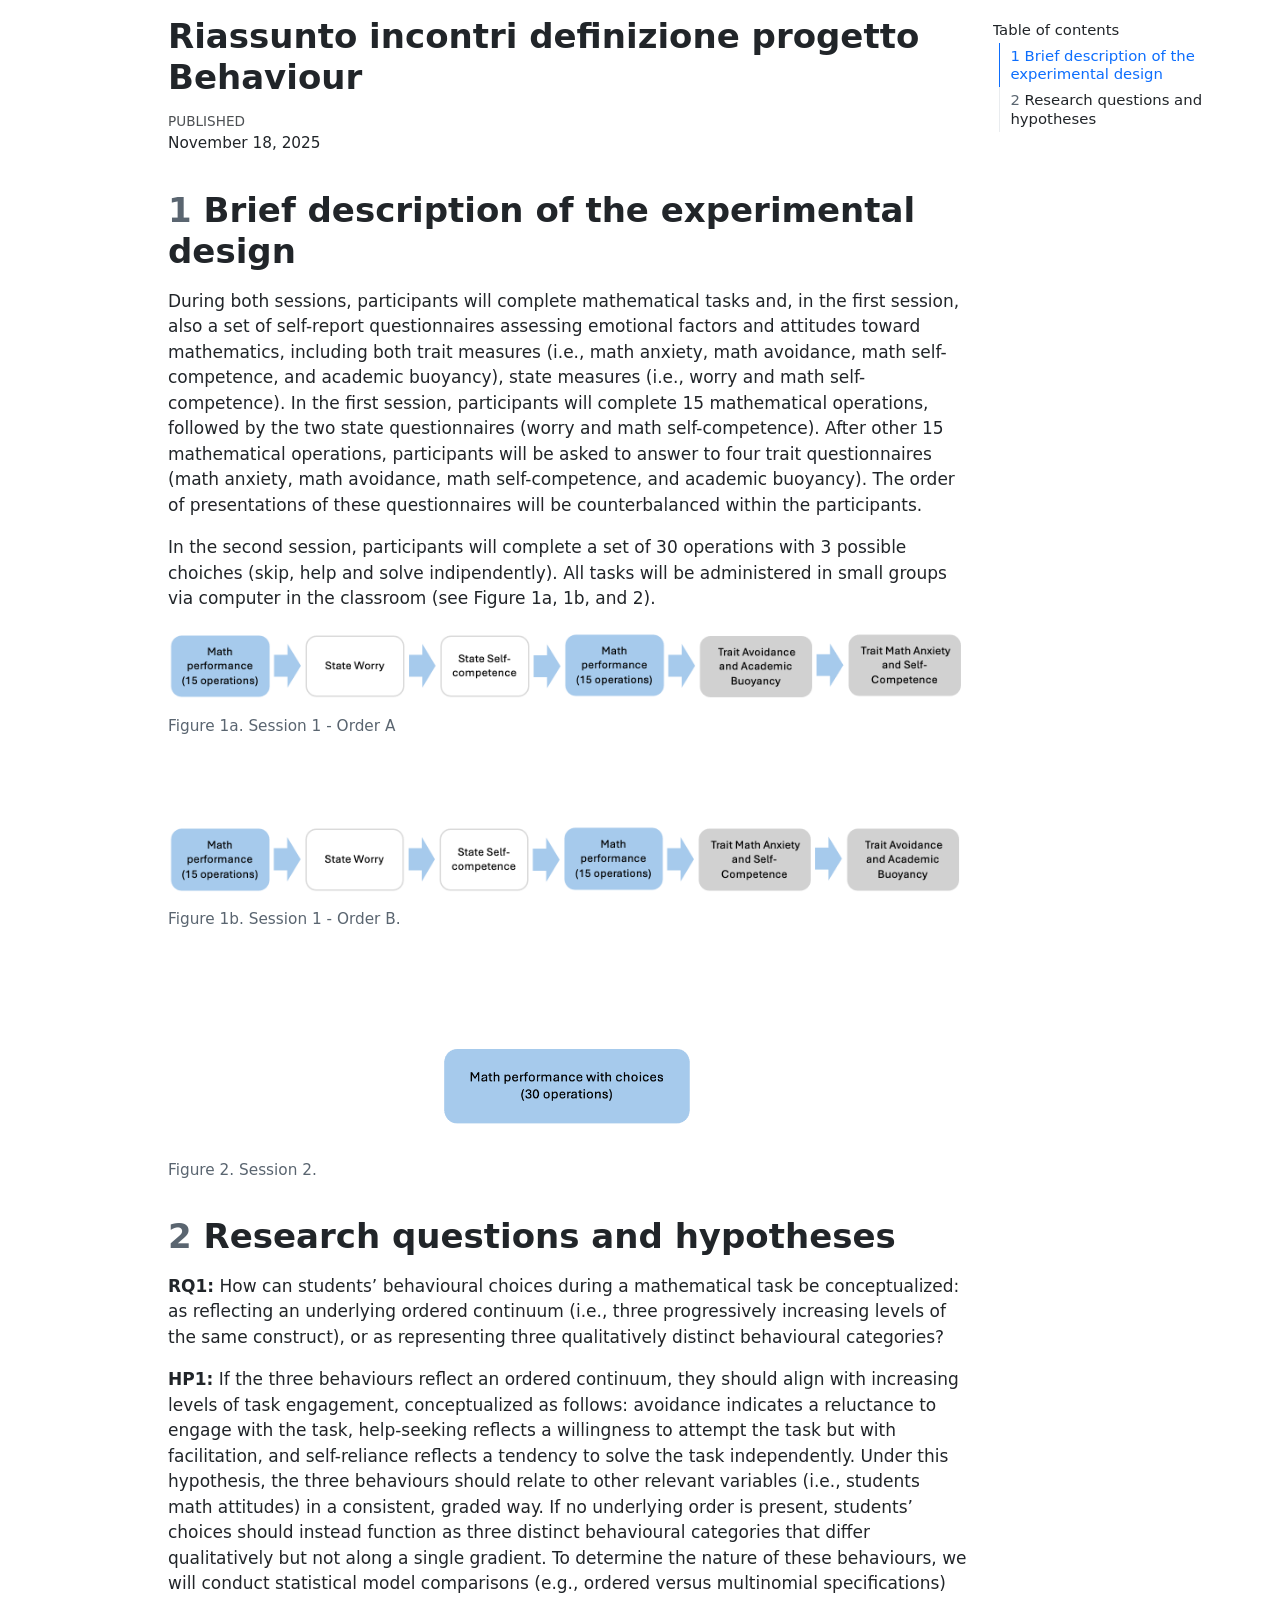
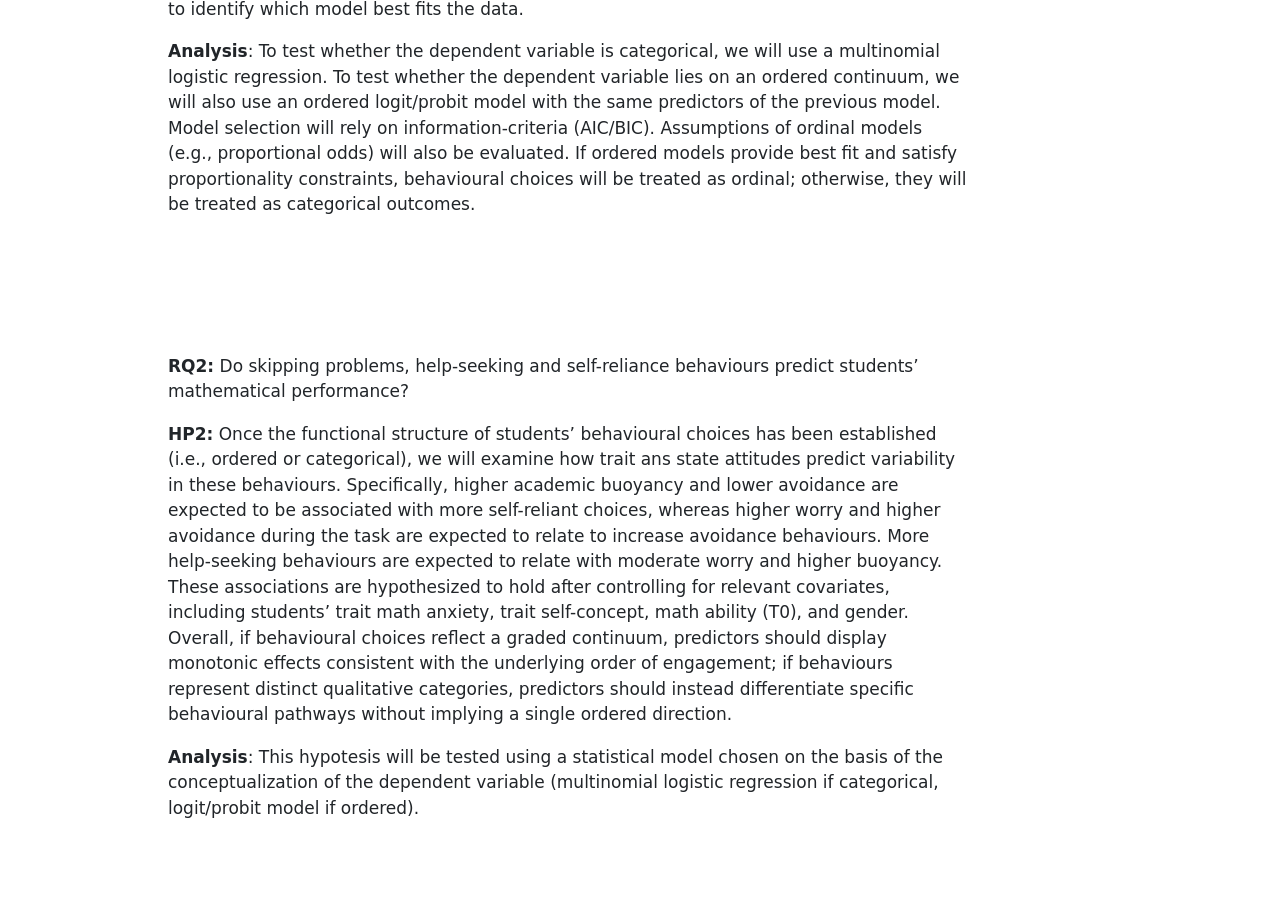
<file: Index.html>
<!DOCTYPE html>
<html xmlns="http://www.w3.org/1999/xhtml" lang="en" xml:lang="en"><head>

<meta charset="utf-8">
<meta name="generator" content="quarto-1.7.32">

<meta name="viewport" content="width=device-width, initial-scale=1.0, user-scalable=yes">

<meta name="author" content="">
<meta name="dcterms.date" content="2025-11-18">

<title>Riassunto incontri definizione progetto Behaviour</title>
<style>
code{white-space: pre-wrap;}
span.smallcaps{font-variant: small-caps;}
div.columns{display: flex; gap: min(4vw, 1.5em);}
div.column{flex: auto; overflow-x: auto;}
div.hanging-indent{margin-left: 1.5em; text-indent: -1.5em;}
ul.task-list{list-style: none;}
ul.task-list li input[type="checkbox"] {
  width: 0.8em;
  margin: 0 0.8em 0.2em -1em; /* quarto-specific, see https://github.com/quarto-dev/quarto-cli/issues/4556 */ 
  vertical-align: middle;
}
</style>


<script src="index_files/libs/clipboard/clipboard.min.js"></script>
<script src="index_files/libs/quarto-html/quarto.js" type="module"></script>
<script src="index_files/libs/quarto-html/tabsets/tabsets.js" type="module"></script>
<script src="index_files/libs/quarto-html/popper.min.js"></script>
<script src="index_files/libs/quarto-html/tippy.umd.min.js"></script>
<script src="index_files/libs/quarto-html/anchor.min.js"></script>
<link href="index_files/libs/quarto-html/tippy.css" rel="stylesheet">
<link href="index_files/libs/quarto-html/quarto-syntax-highlighting-37eea08aefeeee20ff55810ff984fec1.css" rel="stylesheet" id="quarto-text-highlighting-styles">
<script src="index_files/libs/bootstrap/bootstrap.min.js"></script>
<link href="index_files/libs/bootstrap/bootstrap-icons.css" rel="stylesheet">
<link href="index_files/libs/bootstrap/bootstrap-81267100e462c21b3d6c0d5bf76a3417.min.css" rel="stylesheet" append-hash="true" id="quarto-bootstrap" data-mode="light">


</head>

<body class="quarto-light">

<div id="quarto-content" class="page-columns page-rows-contents page-layout-article">
<div id="quarto-margin-sidebar" class="sidebar margin-sidebar">
  <nav id="TOC" role="doc-toc" class="toc-active">
    <h2 id="toc-title">Table of contents</h2>
   
  <ul class="collapse">
  <li><a href="#brief-description-of-the-experimental-design" id="toc-brief-description-of-the-experimental-design" class="nav-link active" data-scroll-target="#brief-description-of-the-experimental-design"><span class="header-section-number">1</span> Brief description of the experimental design</a></li>
  <li><a href="#research-questions-and-hypotheses" id="toc-research-questions-and-hypotheses" class="nav-link" data-scroll-target="#research-questions-and-hypotheses"><span class="header-section-number">2</span> Research questions and hypotheses</a></li>
  </ul>
</nav>
</div>
<main class="content" id="quarto-document-content">

<header id="title-block-header" class="quarto-title-block default">
<div class="quarto-title">
<h1 class="title">Riassunto incontri definizione progetto Behaviour</h1>
</div>



<div class="quarto-title-meta">

    
    <div>
    <div class="quarto-title-meta-heading">Published</div>
    <div class="quarto-title-meta-contents">
      <p class="date">November 18, 2025</p>
    </div>
  </div>
  
    
  </div>
  


</header>


<section id="brief-description-of-the-experimental-design" class="level1" data-number="1">
<h1 data-number="1"><span class="header-section-number">1</span> Brief description of the experimental design</h1>
<p>During both sessions, participants will complete mathematical tasks and, in the first session, also a set of self-report questionnaires assessing emotional factors and attitudes toward mathematics, including both trait measures (i.e., math anxiety, math avoidance, math self-competence, and academic buoyancy), state measures (i.e., worry and math self-competence). In the first session, participants will complete 15 mathematical operations, followed by the two state questionnaires (worry and math self-competence). After other 15 mathematical operations, participants will be asked to answer to four trait questionnaires (math anxiety, math avoidance, math self-competence, and academic buoyancy). The order of presentations of these questionnaires will be counterbalanced within the participants.</p>
<p>In the second session, participants will complete a set of 30 operations with 3 possible choiches (skip, help and solve indipendently). All tasks will be administered in small groups via computer in the classroom (see Figure 1a, 1b, and 2).</p>
<div class="quarto-figure quarto-figure-center">
<figure class="figure">
<p><img src="index_files/ord_A.png" class="img-fluid figure-img"></p>
<figcaption>Figure 1a. Session 1 - Order A</figcaption>
</figure>
</div>
<p><br><br></p>
<div class="quarto-figure quarto-figure-center">
<figure class="figure">
<p><img src="index_files/ord_B.png" class="img-fluid figure-img"></p>
<figcaption>Figure 1b. Session 1 - Order B.</figcaption>
</figure>
</div>
<p><br><br></p>
<div class="quarto-figure quarto-figure-center">
<figure class="figure">
<p><img src="index_files/sess_2.png" class="img-fluid figure-img" style="width:100mm"></p>
<figcaption>Figure 2. Session 2.</figcaption>
</figure>
</div>
</section>
<section id="research-questions-and-hypotheses" class="level1" data-number="2">
<h1 data-number="2"><span class="header-section-number">2</span> Research questions and hypotheses</h1>
<p><strong>RQ1:</strong> How can students’ behavioural choices during a mathematical task be conceptualized: as reflecting an underlying ordered continuum (i.e., three progressively increasing levels of the same construct), or as representing three qualitatively distinct behavioural categories?</p>
<p><strong>HP1:</strong> If the three behaviours reflect an ordered continuum, they should align with increasing levels of task engagement, conceptualized as follows: avoidance indicates a reluctance to engage with the task, help-seeking reflects a willingness to attempt the task but with facilitation, and self-reliance reflects a tendency to solve the task independently. Under this hypothesis, the three behaviours should relate to other relevant variables (i.e., students math attitudes) in a consistent, graded way. If no underlying order is present, students’ choices should instead function as three distinct behavioural categories that differ qualitatively but not along a single gradient. To determine the nature of these behaviours, we will conduct statistical model comparisons (e.g., ordered versus multinomial specifications) to identify which model best fits the data.</p>
<p><strong>Analysis</strong>: To test whether the dependent variable is categorical, we will use a multinomial logistic regression. To test whether the dependent variable lies on an ordered continuum, we will also use an ordered logit/probit model with the same predictors of the previous model. Model selection will rely on information-criteria (AIC/BIC). Assumptions of ordinal models (e.g., proportional odds) will also be evaluated. If ordered models provide best fit and satisfy proportionality constraints, behavioural choices will be treated as ordinal; otherwise, they will be treated as categorical outcomes.</p>
<p><br><br> <br><br></p>
<p><strong>RQ2:</strong> Do skipping problems, help-seeking and self-reliance behaviours predict students’ mathematical performance?</p>
<p><strong>HP2:</strong> Once the functional structure of students’ behavioural choices has been established (i.e., ordered or categorical), we will examine how trait ans state attitudes predict variability in these behaviours. Specifically, higher academic buoyancy and lower avoidance are expected to be associated with more self-reliant choices, whereas higher worry and higher avoidance during the task are expected to relate to increase avoidance behaviours. More help-seeking behaviours are expected to relate with moderate worry and higher buoyancy. These associations are hypothesized to hold after controlling for relevant covariates, including students’ trait math anxiety, trait self-concept, math ability (T0), and gender. Overall, if behavioural choices reflect a graded continuum, predictors should display monotonic effects consistent with the underlying order of engagement; if behaviours represent distinct qualitative categories, predictors should instead differentiate specific behavioural pathways without implying a single ordered direction.</p>
<p><strong>Analysis</strong>: This hypotesis will be tested using a statistical model chosen on the basis of the conceptualization of the dependent variable (multinomial logistic regression if categorical, logit/probit model if ordered).</p>
</section>

</main>
<!-- /main column -->
<script id="quarto-html-after-body" type="application/javascript">
  window.document.addEventListener("DOMContentLoaded", function (event) {
    const icon = "";
    const anchorJS = new window.AnchorJS();
    anchorJS.options = {
      placement: 'right',
      icon: icon
    };
    anchorJS.add('.anchored');
    const isCodeAnnotation = (el) => {
      for (const clz of el.classList) {
        if (clz.startsWith('code-annotation-')) {                     
          return true;
        }
      }
      return false;
    }
    const onCopySuccess = function(e) {
      // button target
      const button = e.trigger;
      // don't keep focus
      button.blur();
      // flash "checked"
      button.classList.add('code-copy-button-checked');
      var currentTitle = button.getAttribute("title");
      button.setAttribute("title", "Copied!");
      let tooltip;
      if (window.bootstrap) {
        button.setAttribute("data-bs-toggle", "tooltip");
        button.setAttribute("data-bs-placement", "left");
        button.setAttribute("data-bs-title", "Copied!");
        tooltip = new bootstrap.Tooltip(button, 
          { trigger: "manual", 
            customClass: "code-copy-button-tooltip",
            offset: [0, -8]});
        tooltip.show();    
      }
      setTimeout(function() {
        if (tooltip) {
          tooltip.hide();
          button.removeAttribute("data-bs-title");
          button.removeAttribute("data-bs-toggle");
          button.removeAttribute("data-bs-placement");
        }
        button.setAttribute("title", currentTitle);
        button.classList.remove('code-copy-button-checked');
      }, 1000);
      // clear code selection
      e.clearSelection();
    }
    const getTextToCopy = function(trigger) {
        const codeEl = trigger.previousElementSibling.cloneNode(true);
        for (const childEl of codeEl.children) {
          if (isCodeAnnotation(childEl)) {
            childEl.remove();
          }
        }
        return codeEl.innerText;
    }
    const clipboard = new window.ClipboardJS('.code-copy-button:not([data-in-quarto-modal])', {
      text: getTextToCopy
    });
    clipboard.on('success', onCopySuccess);
    if (window.document.getElementById('quarto-embedded-source-code-modal')) {
      const clipboardModal = new window.ClipboardJS('.code-copy-button[data-in-quarto-modal]', {
        text: getTextToCopy,
        container: window.document.getElementById('quarto-embedded-source-code-modal')
      });
      clipboardModal.on('success', onCopySuccess);
    }
      var localhostRegex = new RegExp(/^(?:http|https):\/\/localhost\:?[0-9]*\//);
      var mailtoRegex = new RegExp(/^mailto:/);
        var filterRegex = new RegExp('/' + window.location.host + '/');
      var isInternal = (href) => {
          return filterRegex.test(href) || localhostRegex.test(href) || mailtoRegex.test(href);
      }
      // Inspect non-navigation links and adorn them if external
     var links = window.document.querySelectorAll('a[href]:not(.nav-link):not(.navbar-brand):not(.toc-action):not(.sidebar-link):not(.sidebar-item-toggle):not(.pagination-link):not(.no-external):not([aria-hidden]):not(.dropdown-item):not(.quarto-navigation-tool):not(.about-link)');
      for (var i=0; i<links.length; i++) {
        const link = links[i];
        if (!isInternal(link.href)) {
          // undo the damage that might have been done by quarto-nav.js in the case of
          // links that we want to consider external
          if (link.dataset.originalHref !== undefined) {
            link.href = link.dataset.originalHref;
          }
        }
      }
    function tippyHover(el, contentFn, onTriggerFn, onUntriggerFn) {
      const config = {
        allowHTML: true,
        maxWidth: 500,
        delay: 100,
        arrow: false,
        appendTo: function(el) {
            return el.parentElement;
        },
        interactive: true,
        interactiveBorder: 10,
        theme: 'quarto',
        placement: 'bottom-start',
      };
      if (contentFn) {
        config.content = contentFn;
      }
      if (onTriggerFn) {
        config.onTrigger = onTriggerFn;
      }
      if (onUntriggerFn) {
        config.onUntrigger = onUntriggerFn;
      }
      window.tippy(el, config); 
    }
    const noterefs = window.document.querySelectorAll('a[role="doc-noteref"]');
    for (var i=0; i<noterefs.length; i++) {
      const ref = noterefs[i];
      tippyHover(ref, function() {
        // use id or data attribute instead here
        let href = ref.getAttribute('data-footnote-href') || ref.getAttribute('href');
        try { href = new URL(href).hash; } catch {}
        const id = href.replace(/^#\/?/, "");
        const note = window.document.getElementById(id);
        if (note) {
          return note.innerHTML;
        } else {
          return "";
        }
      });
    }
    const xrefs = window.document.querySelectorAll('a.quarto-xref');
    const processXRef = (id, note) => {
      // Strip column container classes
      const stripColumnClz = (el) => {
        el.classList.remove("page-full", "page-columns");
        if (el.children) {
          for (const child of el.children) {
            stripColumnClz(child);
          }
        }
      }
      stripColumnClz(note)
      if (id === null || id.startsWith('sec-')) {
        // Special case sections, only their first couple elements
        const container = document.createElement("div");
        if (note.children && note.children.length > 2) {
          container.appendChild(note.children[0].cloneNode(true));
          for (let i = 1; i < note.children.length; i++) {
            const child = note.children[i];
            if (child.tagName === "P" && child.innerText === "") {
              continue;
            } else {
              container.appendChild(child.cloneNode(true));
              break;
            }
          }
          if (window.Quarto?.typesetMath) {
            window.Quarto.typesetMath(container);
          }
          return container.innerHTML
        } else {
          if (window.Quarto?.typesetMath) {
            window.Quarto.typesetMath(note);
          }
          return note.innerHTML;
        }
      } else {
        // Remove any anchor links if they are present
        const anchorLink = note.querySelector('a.anchorjs-link');
        if (anchorLink) {
          anchorLink.remove();
        }
        if (window.Quarto?.typesetMath) {
          window.Quarto.typesetMath(note);
        }
        if (note.classList.contains("callout")) {
          return note.outerHTML;
        } else {
          return note.innerHTML;
        }
      }
    }
    for (var i=0; i<xrefs.length; i++) {
      const xref = xrefs[i];
      tippyHover(xref, undefined, function(instance) {
        instance.disable();
        let url = xref.getAttribute('href');
        let hash = undefined; 
        if (url.startsWith('#')) {
          hash = url;
        } else {
          try { hash = new URL(url).hash; } catch {}
        }
        if (hash) {
          const id = hash.replace(/^#\/?/, "");
          const note = window.document.getElementById(id);
          if (note !== null) {
            try {
              const html = processXRef(id, note.cloneNode(true));
              instance.setContent(html);
            } finally {
              instance.enable();
              instance.show();
            }
          } else {
            // See if we can fetch this
            fetch(url.split('#')[0])
            .then(res => res.text())
            .then(html => {
              const parser = new DOMParser();
              const htmlDoc = parser.parseFromString(html, "text/html");
              const note = htmlDoc.getElementById(id);
              if (note !== null) {
                const html = processXRef(id, note);
                instance.setContent(html);
              } 
            }).finally(() => {
              instance.enable();
              instance.show();
            });
          }
        } else {
          // See if we can fetch a full url (with no hash to target)
          // This is a special case and we should probably do some content thinning / targeting
          fetch(url)
          .then(res => res.text())
          .then(html => {
            const parser = new DOMParser();
            const htmlDoc = parser.parseFromString(html, "text/html");
            const note = htmlDoc.querySelector('main.content');
            if (note !== null) {
              // This should only happen for chapter cross references
              // (since there is no id in the URL)
              // remove the first header
              if (note.children.length > 0 && note.children[0].tagName === "HEADER") {
                note.children[0].remove();
              }
              const html = processXRef(null, note);
              instance.setContent(html);
            } 
          }).finally(() => {
            instance.enable();
            instance.show();
          });
        }
      }, function(instance) {
      });
    }
        let selectedAnnoteEl;
        const selectorForAnnotation = ( cell, annotation) => {
          let cellAttr = 'data-code-cell="' + cell + '"';
          let lineAttr = 'data-code-annotation="' +  annotation + '"';
          const selector = 'span[' + cellAttr + '][' + lineAttr + ']';
          return selector;
        }
        const selectCodeLines = (annoteEl) => {
          const doc = window.document;
          const targetCell = annoteEl.getAttribute("data-target-cell");
          const targetAnnotation = annoteEl.getAttribute("data-target-annotation");
          const annoteSpan = window.document.querySelector(selectorForAnnotation(targetCell, targetAnnotation));
          const lines = annoteSpan.getAttribute("data-code-lines").split(",");
          const lineIds = lines.map((line) => {
            return targetCell + "-" + line;
          })
          let top = null;
          let height = null;
          let parent = null;
          if (lineIds.length > 0) {
              //compute the position of the single el (top and bottom and make a div)
              const el = window.document.getElementById(lineIds[0]);
              top = el.offsetTop;
              height = el.offsetHeight;
              parent = el.parentElement.parentElement;
            if (lineIds.length > 1) {
              const lastEl = window.document.getElementById(lineIds[lineIds.length - 1]);
              const bottom = lastEl.offsetTop + lastEl.offsetHeight;
              height = bottom - top;
            }
            if (top !== null && height !== null && parent !== null) {
              // cook up a div (if necessary) and position it 
              let div = window.document.getElementById("code-annotation-line-highlight");
              if (div === null) {
                div = window.document.createElement("div");
                div.setAttribute("id", "code-annotation-line-highlight");
                div.style.position = 'absolute';
                parent.appendChild(div);
              }
              div.style.top = top - 2 + "px";
              div.style.height = height + 4 + "px";
              div.style.left = 0;
              let gutterDiv = window.document.getElementById("code-annotation-line-highlight-gutter");
              if (gutterDiv === null) {
                gutterDiv = window.document.createElement("div");
                gutterDiv.setAttribute("id", "code-annotation-line-highlight-gutter");
                gutterDiv.style.position = 'absolute';
                const codeCell = window.document.getElementById(targetCell);
                const gutter = codeCell.querySelector('.code-annotation-gutter');
                gutter.appendChild(gutterDiv);
              }
              gutterDiv.style.top = top - 2 + "px";
              gutterDiv.style.height = height + 4 + "px";
            }
            selectedAnnoteEl = annoteEl;
          }
        };
        const unselectCodeLines = () => {
          const elementsIds = ["code-annotation-line-highlight", "code-annotation-line-highlight-gutter"];
          elementsIds.forEach((elId) => {
            const div = window.document.getElementById(elId);
            if (div) {
              div.remove();
            }
          });
          selectedAnnoteEl = undefined;
        };
          // Handle positioning of the toggle
      window.addEventListener(
        "resize",
        throttle(() => {
          elRect = undefined;
          if (selectedAnnoteEl) {
            selectCodeLines(selectedAnnoteEl);
          }
        }, 10)
      );
      function throttle(fn, ms) {
      let throttle = false;
      let timer;
        return (...args) => {
          if(!throttle) { // first call gets through
              fn.apply(this, args);
              throttle = true;
          } else { // all the others get throttled
              if(timer) clearTimeout(timer); // cancel #2
              timer = setTimeout(() => {
                fn.apply(this, args);
                timer = throttle = false;
              }, ms);
          }
        };
      }
        // Attach click handler to the DT
        const annoteDls = window.document.querySelectorAll('dt[data-target-cell]');
        for (const annoteDlNode of annoteDls) {
          annoteDlNode.addEventListener('click', (event) => {
            const clickedEl = event.target;
            if (clickedEl !== selectedAnnoteEl) {
              unselectCodeLines();
              const activeEl = window.document.querySelector('dt[data-target-cell].code-annotation-active');
              if (activeEl) {
                activeEl.classList.remove('code-annotation-active');
              }
              selectCodeLines(clickedEl);
              clickedEl.classList.add('code-annotation-active');
            } else {
              // Unselect the line
              unselectCodeLines();
              clickedEl.classList.remove('code-annotation-active');
            }
          });
        }
    const findCites = (el) => {
      const parentEl = el.parentElement;
      if (parentEl) {
        const cites = parentEl.dataset.cites;
        if (cites) {
          return {
            el,
            cites: cites.split(' ')
          };
        } else {
          return findCites(el.parentElement)
        }
      } else {
        return undefined;
      }
    };
    var bibliorefs = window.document.querySelectorAll('a[role="doc-biblioref"]');
    for (var i=0; i<bibliorefs.length; i++) {
      const ref = bibliorefs[i];
      const citeInfo = findCites(ref);
      if (citeInfo) {
        tippyHover(citeInfo.el, function() {
          var popup = window.document.createElement('div');
          citeInfo.cites.forEach(function(cite) {
            var citeDiv = window.document.createElement('div');
            citeDiv.classList.add('hanging-indent');
            citeDiv.classList.add('csl-entry');
            var biblioDiv = window.document.getElementById('ref-' + cite);
            if (biblioDiv) {
              citeDiv.innerHTML = biblioDiv.innerHTML;
            }
            popup.appendChild(citeDiv);
          });
          return popup.innerHTML;
        });
      }
    }
  });
  </script>
</div> <!-- /content -->




</body></html>
</file>
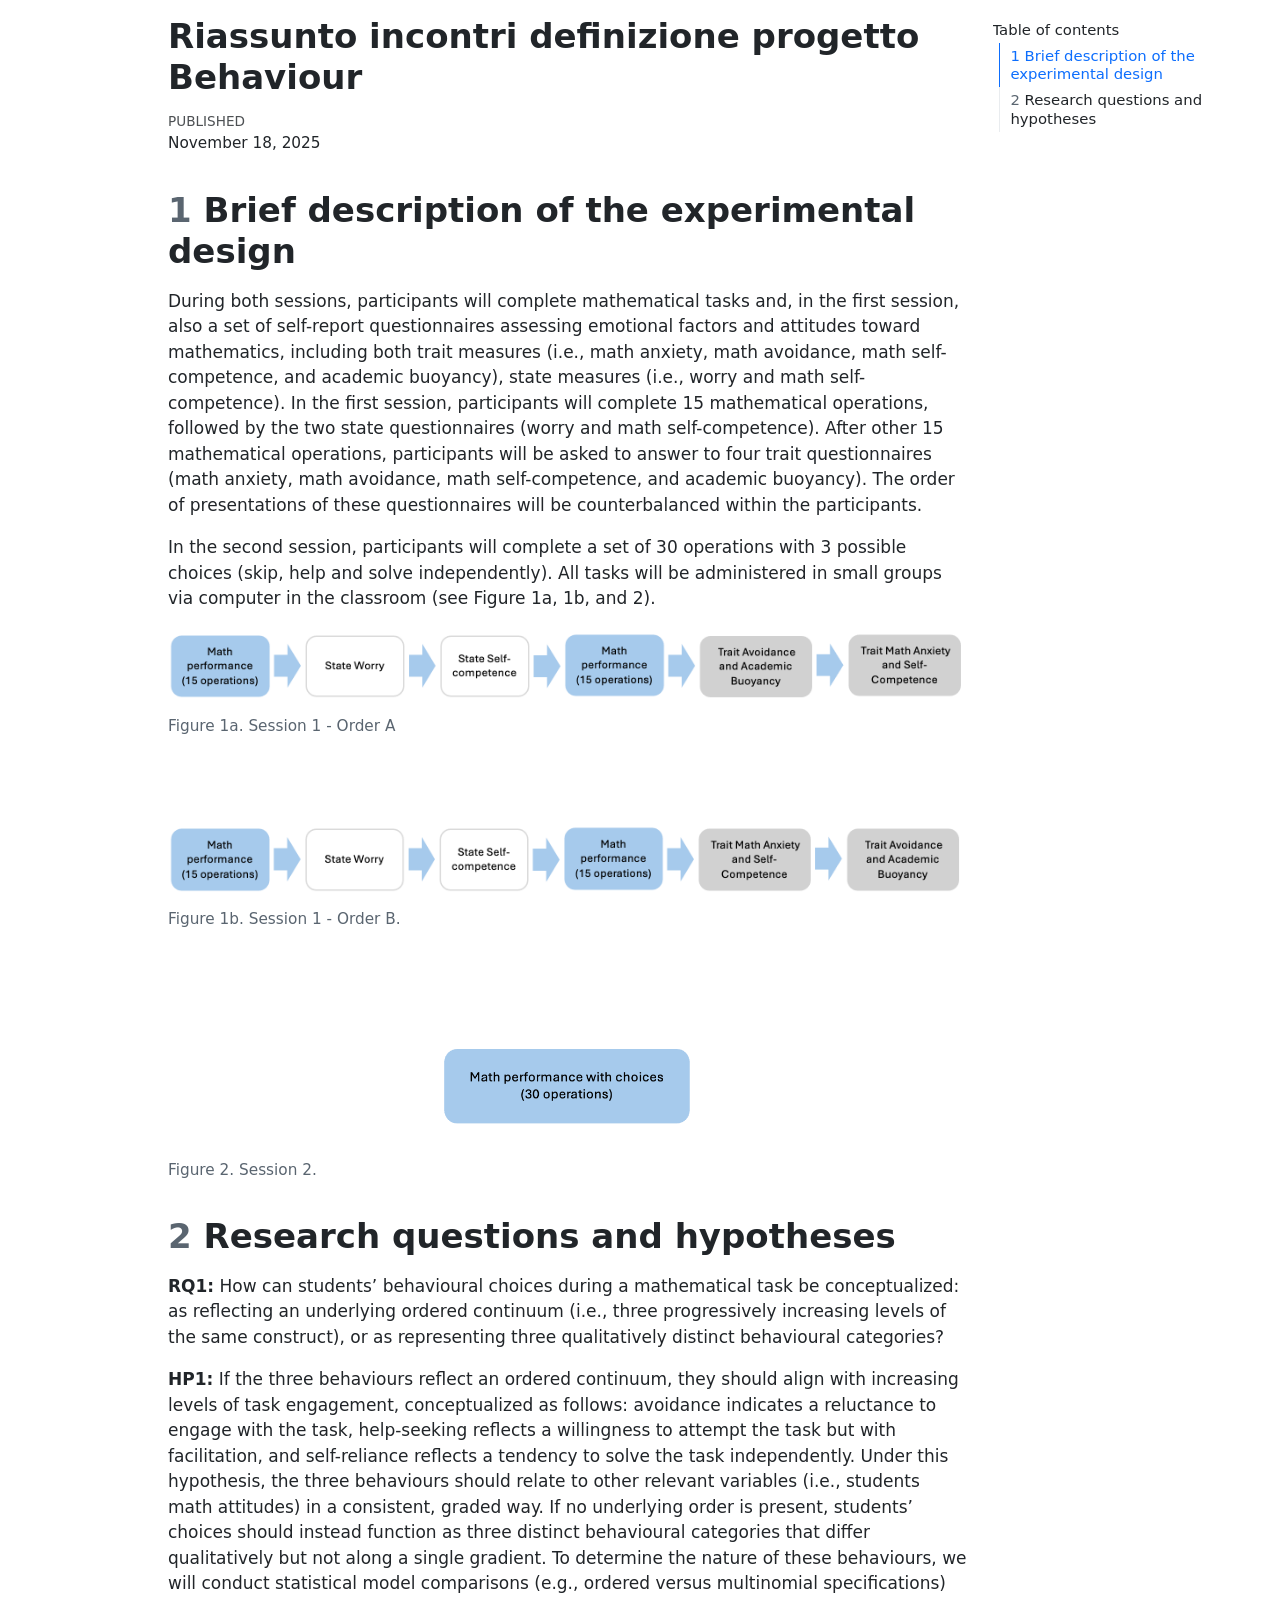
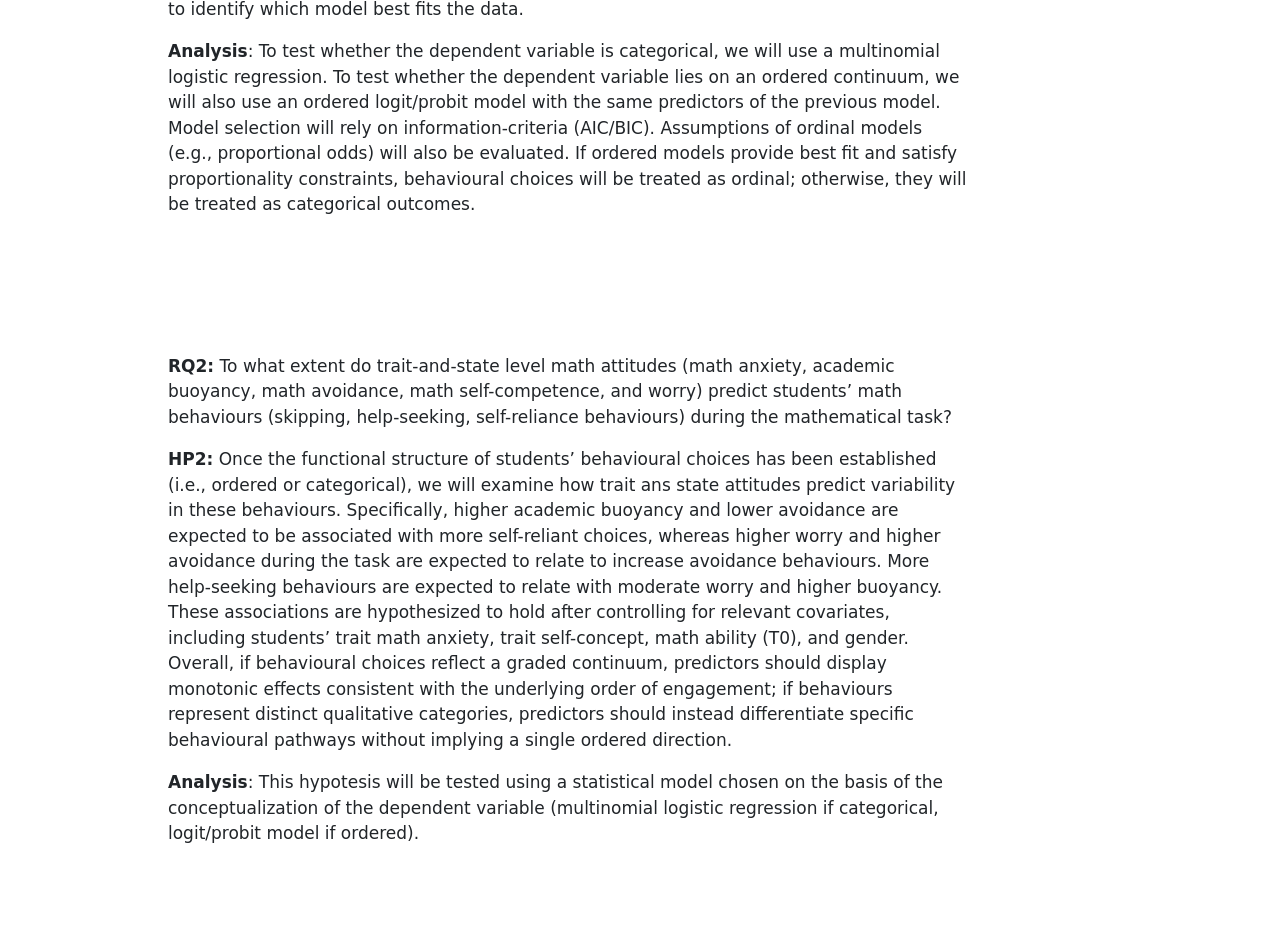
<file: index.html>
<!DOCTYPE html>
<html xmlns="http://www.w3.org/1999/xhtml" lang="en" xml:lang="en"><head>

<meta charset="utf-8">
<meta name="generator" content="quarto-1.7.32">

<meta name="viewport" content="width=device-width, initial-scale=1.0, user-scalable=yes">

<meta name="author" content="">
<meta name="dcterms.date" content="2025-11-18">

<title>Riassunto incontri definizione progetto Behaviour</title>
<style>
code{white-space: pre-wrap;}
span.smallcaps{font-variant: small-caps;}
div.columns{display: flex; gap: min(4vw, 1.5em);}
div.column{flex: auto; overflow-x: auto;}
div.hanging-indent{margin-left: 1.5em; text-indent: -1.5em;}
ul.task-list{list-style: none;}
ul.task-list li input[type="checkbox"] {
  width: 0.8em;
  margin: 0 0.8em 0.2em -1em; /* quarto-specific, see https://github.com/quarto-dev/quarto-cli/issues/4556 */ 
  vertical-align: middle;
}
</style>


<script src="index_files/libs/clipboard/clipboard.min.js"></script>
<script src="index_files/libs/quarto-html/quarto.js" type="module"></script>
<script src="index_files/libs/quarto-html/tabsets/tabsets.js" type="module"></script>
<script src="index_files/libs/quarto-html/popper.min.js"></script>
<script src="index_files/libs/quarto-html/tippy.umd.min.js"></script>
<script src="index_files/libs/quarto-html/anchor.min.js"></script>
<link href="index_files/libs/quarto-html/tippy.css" rel="stylesheet">
<link href="index_files/libs/quarto-html/quarto-syntax-highlighting-37eea08aefeeee20ff55810ff984fec1.css" rel="stylesheet" id="quarto-text-highlighting-styles">
<script src="index_files/libs/bootstrap/bootstrap.min.js"></script>
<link href="index_files/libs/bootstrap/bootstrap-icons.css" rel="stylesheet">
<link href="index_files/libs/bootstrap/bootstrap-81267100e462c21b3d6c0d5bf76a3417.min.css" rel="stylesheet" append-hash="true" id="quarto-bootstrap" data-mode="light">


</head>

<body class="quarto-light">

<div id="quarto-content" class="page-columns page-rows-contents page-layout-article">
<div id="quarto-margin-sidebar" class="sidebar margin-sidebar">
  <nav id="TOC" role="doc-toc" class="toc-active">
    <h2 id="toc-title">Table of contents</h2>
   
  <ul class="collapse">
  <li><a href="#brief-description-of-the-experimental-design" id="toc-brief-description-of-the-experimental-design" class="nav-link active" data-scroll-target="#brief-description-of-the-experimental-design"><span class="header-section-number">1</span> Brief description of the experimental design</a></li>
  <li><a href="#research-questions-and-hypotheses" id="toc-research-questions-and-hypotheses" class="nav-link" data-scroll-target="#research-questions-and-hypotheses"><span class="header-section-number">2</span> Research questions and hypotheses</a></li>
  </ul>
</nav>
</div>
<main class="content" id="quarto-document-content">

<header id="title-block-header" class="quarto-title-block default">
<div class="quarto-title">
<h1 class="title">Riassunto incontri definizione progetto Behaviour</h1>
</div>



<div class="quarto-title-meta">

    
    <div>
    <div class="quarto-title-meta-heading">Published</div>
    <div class="quarto-title-meta-contents">
      <p class="date">November 18, 2025</p>
    </div>
  </div>
  
    
  </div>
  


</header>


<section id="brief-description-of-the-experimental-design" class="level1" data-number="1">
<h1 data-number="1"><span class="header-section-number">1</span> Brief description of the experimental design</h1>
<p>During both sessions, participants will complete mathematical tasks and, in the first session, also a set of self-report questionnaires assessing emotional factors and attitudes toward mathematics, including both trait measures (i.e., math anxiety, math avoidance, math self-competence, and academic buoyancy), state measures (i.e., worry and math self-competence). In the first session, participants will complete 15 mathematical operations, followed by the two state questionnaires (worry and math self-competence). After other 15 mathematical operations, participants will be asked to answer to four trait questionnaires (math anxiety, math avoidance, math self-competence, and academic buoyancy). The order of presentations of these questionnaires will be counterbalanced within the participants.</p>
<p>In the second session, participants will complete a set of 30 operations with 3 possible choices (skip, help and solve independently). All tasks will be administered in small groups via computer in the classroom (see Figure 1a, 1b, and 2).</p>
<div class="quarto-figure quarto-figure-center">
<figure class="figure">
<p><img src="index_files/ord_A.png" class="img-fluid figure-img"></p>
<figcaption>Figure 1a. Session 1 - Order A</figcaption>
</figure>
</div>
<p><br><br></p>
<div class="quarto-figure quarto-figure-center">
<figure class="figure">
<p><img src="index_files/ord_B.png" class="img-fluid figure-img"></p>
<figcaption>Figure 1b. Session 1 - Order B.</figcaption>
</figure>
</div>
<p><br><br></p>
<div class="quarto-figure quarto-figure-center">
<figure class="figure">
<p><img src="index_files/sess_2.png" class="img-fluid figure-img" style="width:100mm"></p>
<figcaption>Figure 2. Session 2.</figcaption>
</figure>
</div>
</section>
<section id="research-questions-and-hypotheses" class="level1" data-number="2">
<h1 data-number="2"><span class="header-section-number">2</span> Research questions and hypotheses</h1>
<p><strong>RQ1:</strong> How can students’ behavioural choices during a mathematical task be conceptualized: as reflecting an underlying ordered continuum (i.e., three progressively increasing levels of the same construct), or as representing three qualitatively distinct behavioural categories?</p>
<p><strong>HP1:</strong> If the three behaviours reflect an ordered continuum, they should align with increasing levels of task engagement, conceptualized as follows: avoidance indicates a reluctance to engage with the task, help-seeking reflects a willingness to attempt the task but with facilitation, and self-reliance reflects a tendency to solve the task independently. Under this hypothesis, the three behaviours should relate to other relevant variables (i.e., students math attitudes) in a consistent, graded way. If no underlying order is present, students’ choices should instead function as three distinct behavioural categories that differ qualitatively but not along a single gradient. To determine the nature of these behaviours, we will conduct statistical model comparisons (e.g., ordered versus multinomial specifications) to identify which model best fits the data.</p>
<p><strong>Analysis</strong>: To test whether the dependent variable is categorical, we will use a multinomial logistic regression. To test whether the dependent variable lies on an ordered continuum, we will also use an ordered logit/probit model with the same predictors of the previous model. Model selection will rely on information-criteria (AIC/BIC). Assumptions of ordinal models (e.g., proportional odds) will also be evaluated. If ordered models provide best fit and satisfy proportionality constraints, behavioural choices will be treated as ordinal; otherwise, they will be treated as categorical outcomes.</p>
<p><br><br> <br><br></p>
<p><strong>RQ2:</strong> To what extent do trait-and-state level math attitudes (math anxiety, academic buoyancy, math avoidance, math self-competence, and worry) predict students’ math behaviours (skipping, help-seeking, self-reliance behaviours) during the mathematical task?</p>
<p><strong>HP2:</strong> Once the functional structure of students’ behavioural choices has been established (i.e., ordered or categorical), we will examine how trait ans state attitudes predict variability in these behaviours. Specifically, higher academic buoyancy and lower avoidance are expected to be associated with more self-reliant choices, whereas higher worry and higher avoidance during the task are expected to relate to increase avoidance behaviours. More help-seeking behaviours are expected to relate with moderate worry and higher buoyancy. These associations are hypothesized to hold after controlling for relevant covariates, including students’ trait math anxiety, trait self-concept, math ability (T0), and gender. Overall, if behavioural choices reflect a graded continuum, predictors should display monotonic effects consistent with the underlying order of engagement; if behaviours represent distinct qualitative categories, predictors should instead differentiate specific behavioural pathways without implying a single ordered direction.</p>
<p><strong>Analysis</strong>: This hypotesis will be tested using a statistical model chosen on the basis of the conceptualization of the dependent variable (multinomial logistic regression if categorical, logit/probit model if ordered).</p>
</section>

</main>
<!-- /main column -->
<script id="quarto-html-after-body" type="application/javascript">
  window.document.addEventListener("DOMContentLoaded", function (event) {
    const icon = "";
    const anchorJS = new window.AnchorJS();
    anchorJS.options = {
      placement: 'right',
      icon: icon
    };
    anchorJS.add('.anchored');
    const isCodeAnnotation = (el) => {
      for (const clz of el.classList) {
        if (clz.startsWith('code-annotation-')) {                     
          return true;
        }
      }
      return false;
    }
    const onCopySuccess = function(e) {
      // button target
      const button = e.trigger;
      // don't keep focus
      button.blur();
      // flash "checked"
      button.classList.add('code-copy-button-checked');
      var currentTitle = button.getAttribute("title");
      button.setAttribute("title", "Copied!");
      let tooltip;
      if (window.bootstrap) {
        button.setAttribute("data-bs-toggle", "tooltip");
        button.setAttribute("data-bs-placement", "left");
        button.setAttribute("data-bs-title", "Copied!");
        tooltip = new bootstrap.Tooltip(button, 
          { trigger: "manual", 
            customClass: "code-copy-button-tooltip",
            offset: [0, -8]});
        tooltip.show();    
      }
      setTimeout(function() {
        if (tooltip) {
          tooltip.hide();
          button.removeAttribute("data-bs-title");
          button.removeAttribute("data-bs-toggle");
          button.removeAttribute("data-bs-placement");
        }
        button.setAttribute("title", currentTitle);
        button.classList.remove('code-copy-button-checked');
      }, 1000);
      // clear code selection
      e.clearSelection();
    }
    const getTextToCopy = function(trigger) {
        const codeEl = trigger.previousElementSibling.cloneNode(true);
        for (const childEl of codeEl.children) {
          if (isCodeAnnotation(childEl)) {
            childEl.remove();
          }
        }
        return codeEl.innerText;
    }
    const clipboard = new window.ClipboardJS('.code-copy-button:not([data-in-quarto-modal])', {
      text: getTextToCopy
    });
    clipboard.on('success', onCopySuccess);
    if (window.document.getElementById('quarto-embedded-source-code-modal')) {
      const clipboardModal = new window.ClipboardJS('.code-copy-button[data-in-quarto-modal]', {
        text: getTextToCopy,
        container: window.document.getElementById('quarto-embedded-source-code-modal')
      });
      clipboardModal.on('success', onCopySuccess);
    }
      var localhostRegex = new RegExp(/^(?:http|https):\/\/localhost\:?[0-9]*\//);
      var mailtoRegex = new RegExp(/^mailto:/);
        var filterRegex = new RegExp('/' + window.location.host + '/');
      var isInternal = (href) => {
          return filterRegex.test(href) || localhostRegex.test(href) || mailtoRegex.test(href);
      }
      // Inspect non-navigation links and adorn them if external
     var links = window.document.querySelectorAll('a[href]:not(.nav-link):not(.navbar-brand):not(.toc-action):not(.sidebar-link):not(.sidebar-item-toggle):not(.pagination-link):not(.no-external):not([aria-hidden]):not(.dropdown-item):not(.quarto-navigation-tool):not(.about-link)');
      for (var i=0; i<links.length; i++) {
        const link = links[i];
        if (!isInternal(link.href)) {
          // undo the damage that might have been done by quarto-nav.js in the case of
          // links that we want to consider external
          if (link.dataset.originalHref !== undefined) {
            link.href = link.dataset.originalHref;
          }
        }
      }
    function tippyHover(el, contentFn, onTriggerFn, onUntriggerFn) {
      const config = {
        allowHTML: true,
        maxWidth: 500,
        delay: 100,
        arrow: false,
        appendTo: function(el) {
            return el.parentElement;
        },
        interactive: true,
        interactiveBorder: 10,
        theme: 'quarto',
        placement: 'bottom-start',
      };
      if (contentFn) {
        config.content = contentFn;
      }
      if (onTriggerFn) {
        config.onTrigger = onTriggerFn;
      }
      if (onUntriggerFn) {
        config.onUntrigger = onUntriggerFn;
      }
      window.tippy(el, config); 
    }
    const noterefs = window.document.querySelectorAll('a[role="doc-noteref"]');
    for (var i=0; i<noterefs.length; i++) {
      const ref = noterefs[i];
      tippyHover(ref, function() {
        // use id or data attribute instead here
        let href = ref.getAttribute('data-footnote-href') || ref.getAttribute('href');
        try { href = new URL(href).hash; } catch {}
        const id = href.replace(/^#\/?/, "");
        const note = window.document.getElementById(id);
        if (note) {
          return note.innerHTML;
        } else {
          return "";
        }
      });
    }
    const xrefs = window.document.querySelectorAll('a.quarto-xref');
    const processXRef = (id, note) => {
      // Strip column container classes
      const stripColumnClz = (el) => {
        el.classList.remove("page-full", "page-columns");
        if (el.children) {
          for (const child of el.children) {
            stripColumnClz(child);
          }
        }
      }
      stripColumnClz(note)
      if (id === null || id.startsWith('sec-')) {
        // Special case sections, only their first couple elements
        const container = document.createElement("div");
        if (note.children && note.children.length > 2) {
          container.appendChild(note.children[0].cloneNode(true));
          for (let i = 1; i < note.children.length; i++) {
            const child = note.children[i];
            if (child.tagName === "P" && child.innerText === "") {
              continue;
            } else {
              container.appendChild(child.cloneNode(true));
              break;
            }
          }
          if (window.Quarto?.typesetMath) {
            window.Quarto.typesetMath(container);
          }
          return container.innerHTML
        } else {
          if (window.Quarto?.typesetMath) {
            window.Quarto.typesetMath(note);
          }
          return note.innerHTML;
        }
      } else {
        // Remove any anchor links if they are present
        const anchorLink = note.querySelector('a.anchorjs-link');
        if (anchorLink) {
          anchorLink.remove();
        }
        if (window.Quarto?.typesetMath) {
          window.Quarto.typesetMath(note);
        }
        if (note.classList.contains("callout")) {
          return note.outerHTML;
        } else {
          return note.innerHTML;
        }
      }
    }
    for (var i=0; i<xrefs.length; i++) {
      const xref = xrefs[i];
      tippyHover(xref, undefined, function(instance) {
        instance.disable();
        let url = xref.getAttribute('href');
        let hash = undefined; 
        if (url.startsWith('#')) {
          hash = url;
        } else {
          try { hash = new URL(url).hash; } catch {}
        }
        if (hash) {
          const id = hash.replace(/^#\/?/, "");
          const note = window.document.getElementById(id);
          if (note !== null) {
            try {
              const html = processXRef(id, note.cloneNode(true));
              instance.setContent(html);
            } finally {
              instance.enable();
              instance.show();
            }
          } else {
            // See if we can fetch this
            fetch(url.split('#')[0])
            .then(res => res.text())
            .then(html => {
              const parser = new DOMParser();
              const htmlDoc = parser.parseFromString(html, "text/html");
              const note = htmlDoc.getElementById(id);
              if (note !== null) {
                const html = processXRef(id, note);
                instance.setContent(html);
              } 
            }).finally(() => {
              instance.enable();
              instance.show();
            });
          }
        } else {
          // See if we can fetch a full url (with no hash to target)
          // This is a special case and we should probably do some content thinning / targeting
          fetch(url)
          .then(res => res.text())
          .then(html => {
            const parser = new DOMParser();
            const htmlDoc = parser.parseFromString(html, "text/html");
            const note = htmlDoc.querySelector('main.content');
            if (note !== null) {
              // This should only happen for chapter cross references
              // (since there is no id in the URL)
              // remove the first header
              if (note.children.length > 0 && note.children[0].tagName === "HEADER") {
                note.children[0].remove();
              }
              const html = processXRef(null, note);
              instance.setContent(html);
            } 
          }).finally(() => {
            instance.enable();
            instance.show();
          });
        }
      }, function(instance) {
      });
    }
        let selectedAnnoteEl;
        const selectorForAnnotation = ( cell, annotation) => {
          let cellAttr = 'data-code-cell="' + cell + '"';
          let lineAttr = 'data-code-annotation="' +  annotation + '"';
          const selector = 'span[' + cellAttr + '][' + lineAttr + ']';
          return selector;
        }
        const selectCodeLines = (annoteEl) => {
          const doc = window.document;
          const targetCell = annoteEl.getAttribute("data-target-cell");
          const targetAnnotation = annoteEl.getAttribute("data-target-annotation");
          const annoteSpan = window.document.querySelector(selectorForAnnotation(targetCell, targetAnnotation));
          const lines = annoteSpan.getAttribute("data-code-lines").split(",");
          const lineIds = lines.map((line) => {
            return targetCell + "-" + line;
          })
          let top = null;
          let height = null;
          let parent = null;
          if (lineIds.length > 0) {
              //compute the position of the single el (top and bottom and make a div)
              const el = window.document.getElementById(lineIds[0]);
              top = el.offsetTop;
              height = el.offsetHeight;
              parent = el.parentElement.parentElement;
            if (lineIds.length > 1) {
              const lastEl = window.document.getElementById(lineIds[lineIds.length - 1]);
              const bottom = lastEl.offsetTop + lastEl.offsetHeight;
              height = bottom - top;
            }
            if (top !== null && height !== null && parent !== null) {
              // cook up a div (if necessary) and position it 
              let div = window.document.getElementById("code-annotation-line-highlight");
              if (div === null) {
                div = window.document.createElement("div");
                div.setAttribute("id", "code-annotation-line-highlight");
                div.style.position = 'absolute';
                parent.appendChild(div);
              }
              div.style.top = top - 2 + "px";
              div.style.height = height + 4 + "px";
              div.style.left = 0;
              let gutterDiv = window.document.getElementById("code-annotation-line-highlight-gutter");
              if (gutterDiv === null) {
                gutterDiv = window.document.createElement("div");
                gutterDiv.setAttribute("id", "code-annotation-line-highlight-gutter");
                gutterDiv.style.position = 'absolute';
                const codeCell = window.document.getElementById(targetCell);
                const gutter = codeCell.querySelector('.code-annotation-gutter');
                gutter.appendChild(gutterDiv);
              }
              gutterDiv.style.top = top - 2 + "px";
              gutterDiv.style.height = height + 4 + "px";
            }
            selectedAnnoteEl = annoteEl;
          }
        };
        const unselectCodeLines = () => {
          const elementsIds = ["code-annotation-line-highlight", "code-annotation-line-highlight-gutter"];
          elementsIds.forEach((elId) => {
            const div = window.document.getElementById(elId);
            if (div) {
              div.remove();
            }
          });
          selectedAnnoteEl = undefined;
        };
          // Handle positioning of the toggle
      window.addEventListener(
        "resize",
        throttle(() => {
          elRect = undefined;
          if (selectedAnnoteEl) {
            selectCodeLines(selectedAnnoteEl);
          }
        }, 10)
      );
      function throttle(fn, ms) {
      let throttle = false;
      let timer;
        return (...args) => {
          if(!throttle) { // first call gets through
              fn.apply(this, args);
              throttle = true;
          } else { // all the others get throttled
              if(timer) clearTimeout(timer); // cancel #2
              timer = setTimeout(() => {
                fn.apply(this, args);
                timer = throttle = false;
              }, ms);
          }
        };
      }
        // Attach click handler to the DT
        const annoteDls = window.document.querySelectorAll('dt[data-target-cell]');
        for (const annoteDlNode of annoteDls) {
          annoteDlNode.addEventListener('click', (event) => {
            const clickedEl = event.target;
            if (clickedEl !== selectedAnnoteEl) {
              unselectCodeLines();
              const activeEl = window.document.querySelector('dt[data-target-cell].code-annotation-active');
              if (activeEl) {
                activeEl.classList.remove('code-annotation-active');
              }
              selectCodeLines(clickedEl);
              clickedEl.classList.add('code-annotation-active');
            } else {
              // Unselect the line
              unselectCodeLines();
              clickedEl.classList.remove('code-annotation-active');
            }
          });
        }
    const findCites = (el) => {
      const parentEl = el.parentElement;
      if (parentEl) {
        const cites = parentEl.dataset.cites;
        if (cites) {
          return {
            el,
            cites: cites.split(' ')
          };
        } else {
          return findCites(el.parentElement)
        }
      } else {
        return undefined;
      }
    };
    var bibliorefs = window.document.querySelectorAll('a[role="doc-biblioref"]');
    for (var i=0; i<bibliorefs.length; i++) {
      const ref = bibliorefs[i];
      const citeInfo = findCites(ref);
      if (citeInfo) {
        tippyHover(citeInfo.el, function() {
          var popup = window.document.createElement('div');
          citeInfo.cites.forEach(function(cite) {
            var citeDiv = window.document.createElement('div');
            citeDiv.classList.add('hanging-indent');
            citeDiv.classList.add('csl-entry');
            var biblioDiv = window.document.getElementById('ref-' + cite);
            if (biblioDiv) {
              citeDiv.innerHTML = biblioDiv.innerHTML;
            }
            popup.appendChild(citeDiv);
          });
          return popup.innerHTML;
        });
      }
    }
  });
  </script>
</div> <!-- /content -->




</body></html>
</file>
<file: index_files/libs/quarto-html/tippy.css>
.tippy-box[data-animation=fade][data-state=hidden]{opacity:0}[data-tippy-root]{max-width:calc(100vw - 10px)}.tippy-box{position:relative;background-color:#333;color:#fff;border-radius:4px;font-size:14px;line-height:1.4;white-space:normal;outline:0;transition-property:transform,visibility,opacity}.tippy-box[data-placement^=top]>.tippy-arrow{bottom:0}.tippy-box[data-placement^=top]>.tippy-arrow:before{bottom:-7px;left:0;border-width:8px 8px 0;border-top-color:initial;transform-origin:center top}.tippy-box[data-placement^=bottom]>.tippy-arrow{top:0}.tippy-box[data-placement^=bottom]>.tippy-arrow:before{top:-7px;left:0;border-width:0 8px 8px;border-bottom-color:initial;transform-origin:center bottom}.tippy-box[data-placement^=left]>.tippy-arrow{right:0}.tippy-box[data-placement^=left]>.tippy-arrow:before{border-width:8px 0 8px 8px;border-left-color:initial;right:-7px;transform-origin:center left}.tippy-box[data-placement^=right]>.tippy-arrow{left:0}.tippy-box[data-placement^=right]>.tippy-arrow:before{left:-7px;border-width:8px 8px 8px 0;border-right-color:initial;transform-origin:center right}.tippy-box[data-inertia][data-state=visible]{transition-timing-function:cubic-bezier(.54,1.5,.38,1.11)}.tippy-arrow{width:16px;height:16px;color:#333}.tippy-arrow:before{content:"";position:absolute;border-color:transparent;border-style:solid}.tippy-content{position:relative;padding:5px 9px;z-index:1}
</file>
<file: index_files/libs/quarto-html/quarto-syntax-highlighting-37eea08aefeeee20ff55810ff984fec1.css>
/* quarto syntax highlight colors */
:root {
  --quarto-hl-ot-color: #003B4F;
  --quarto-hl-at-color: #657422;
  --quarto-hl-ss-color: #20794D;
  --quarto-hl-an-color: #5E5E5E;
  --quarto-hl-fu-color: #4758AB;
  --quarto-hl-st-color: #20794D;
  --quarto-hl-cf-color: #003B4F;
  --quarto-hl-op-color: #5E5E5E;
  --quarto-hl-er-color: #AD0000;
  --quarto-hl-bn-color: #AD0000;
  --quarto-hl-al-color: #AD0000;
  --quarto-hl-va-color: #111111;
  --quarto-hl-bu-color: inherit;
  --quarto-hl-ex-color: inherit;
  --quarto-hl-pp-color: #AD0000;
  --quarto-hl-in-color: #5E5E5E;
  --quarto-hl-vs-color: #20794D;
  --quarto-hl-wa-color: #5E5E5E;
  --quarto-hl-do-color: #5E5E5E;
  --quarto-hl-im-color: #00769E;
  --quarto-hl-ch-color: #20794D;
  --quarto-hl-dt-color: #AD0000;
  --quarto-hl-fl-color: #AD0000;
  --quarto-hl-co-color: #5E5E5E;
  --quarto-hl-cv-color: #5E5E5E;
  --quarto-hl-cn-color: #8f5902;
  --quarto-hl-sc-color: #5E5E5E;
  --quarto-hl-dv-color: #AD0000;
  --quarto-hl-kw-color: #003B4F;
}

/* other quarto variables */
:root {
  --quarto-font-monospace: SFMono-Regular, Menlo, Monaco, Consolas, "Liberation Mono", "Courier New", monospace;
}

/* syntax highlight based on Pandoc's rules */
pre > code.sourceCode > span {
  color: #003B4F;
}

code.sourceCode > span {
  color: #003B4F;
}

div.sourceCode,
div.sourceCode pre.sourceCode {
  color: #003B4F;
}

/* Normal */
code span {
  color: #003B4F;
}

/* Alert */
code span.al {
  color: #AD0000;
  font-style: inherit;
}

/* Annotation */
code span.an {
  color: #5E5E5E;
  font-style: inherit;
}

/* Attribute */
code span.at {
  color: #657422;
  font-style: inherit;
}

/* BaseN */
code span.bn {
  color: #AD0000;
  font-style: inherit;
}

/* BuiltIn */
code span.bu {
  font-style: inherit;
}

/* ControlFlow */
code span.cf {
  color: #003B4F;
  font-weight: bold;
  font-style: inherit;
}

/* Char */
code span.ch {
  color: #20794D;
  font-style: inherit;
}

/* Constant */
code span.cn {
  color: #8f5902;
  font-style: inherit;
}

/* Comment */
code span.co {
  color: #5E5E5E;
  font-style: inherit;
}

/* CommentVar */
code span.cv {
  color: #5E5E5E;
  font-style: italic;
}

/* Documentation */
code span.do {
  color: #5E5E5E;
  font-style: italic;
}

/* DataType */
code span.dt {
  color: #AD0000;
  font-style: inherit;
}

/* DecVal */
code span.dv {
  color: #AD0000;
  font-style: inherit;
}

/* Error */
code span.er {
  color: #AD0000;
  font-style: inherit;
}

/* Extension */
code span.ex {
  font-style: inherit;
}

/* Float */
code span.fl {
  color: #AD0000;
  font-style: inherit;
}

/* Function */
code span.fu {
  color: #4758AB;
  font-style: inherit;
}

/* Import */
code span.im {
  color: #00769E;
  font-style: inherit;
}

/* Information */
code span.in {
  color: #5E5E5E;
  font-style: inherit;
}

/* Keyword */
code span.kw {
  color: #003B4F;
  font-weight: bold;
  font-style: inherit;
}

/* Operator */
code span.op {
  color: #5E5E5E;
  font-style: inherit;
}

/* Other */
code span.ot {
  color: #003B4F;
  font-style: inherit;
}

/* Preprocessor */
code span.pp {
  color: #AD0000;
  font-style: inherit;
}

/* SpecialChar */
code span.sc {
  color: #5E5E5E;
  font-style: inherit;
}

/* SpecialString */
code span.ss {
  color: #20794D;
  font-style: inherit;
}

/* String */
code span.st {
  color: #20794D;
  font-style: inherit;
}

/* Variable */
code span.va {
  color: #111111;
  font-style: inherit;
}

/* VerbatimString */
code span.vs {
  color: #20794D;
  font-style: inherit;
}

/* Warning */
code span.wa {
  color: #5E5E5E;
  font-style: italic;
}

.prevent-inlining {
  content: "</";
}

/*# sourceMappingURL=27d3d809615f7771493d095567f04340.css.map */
</file>
